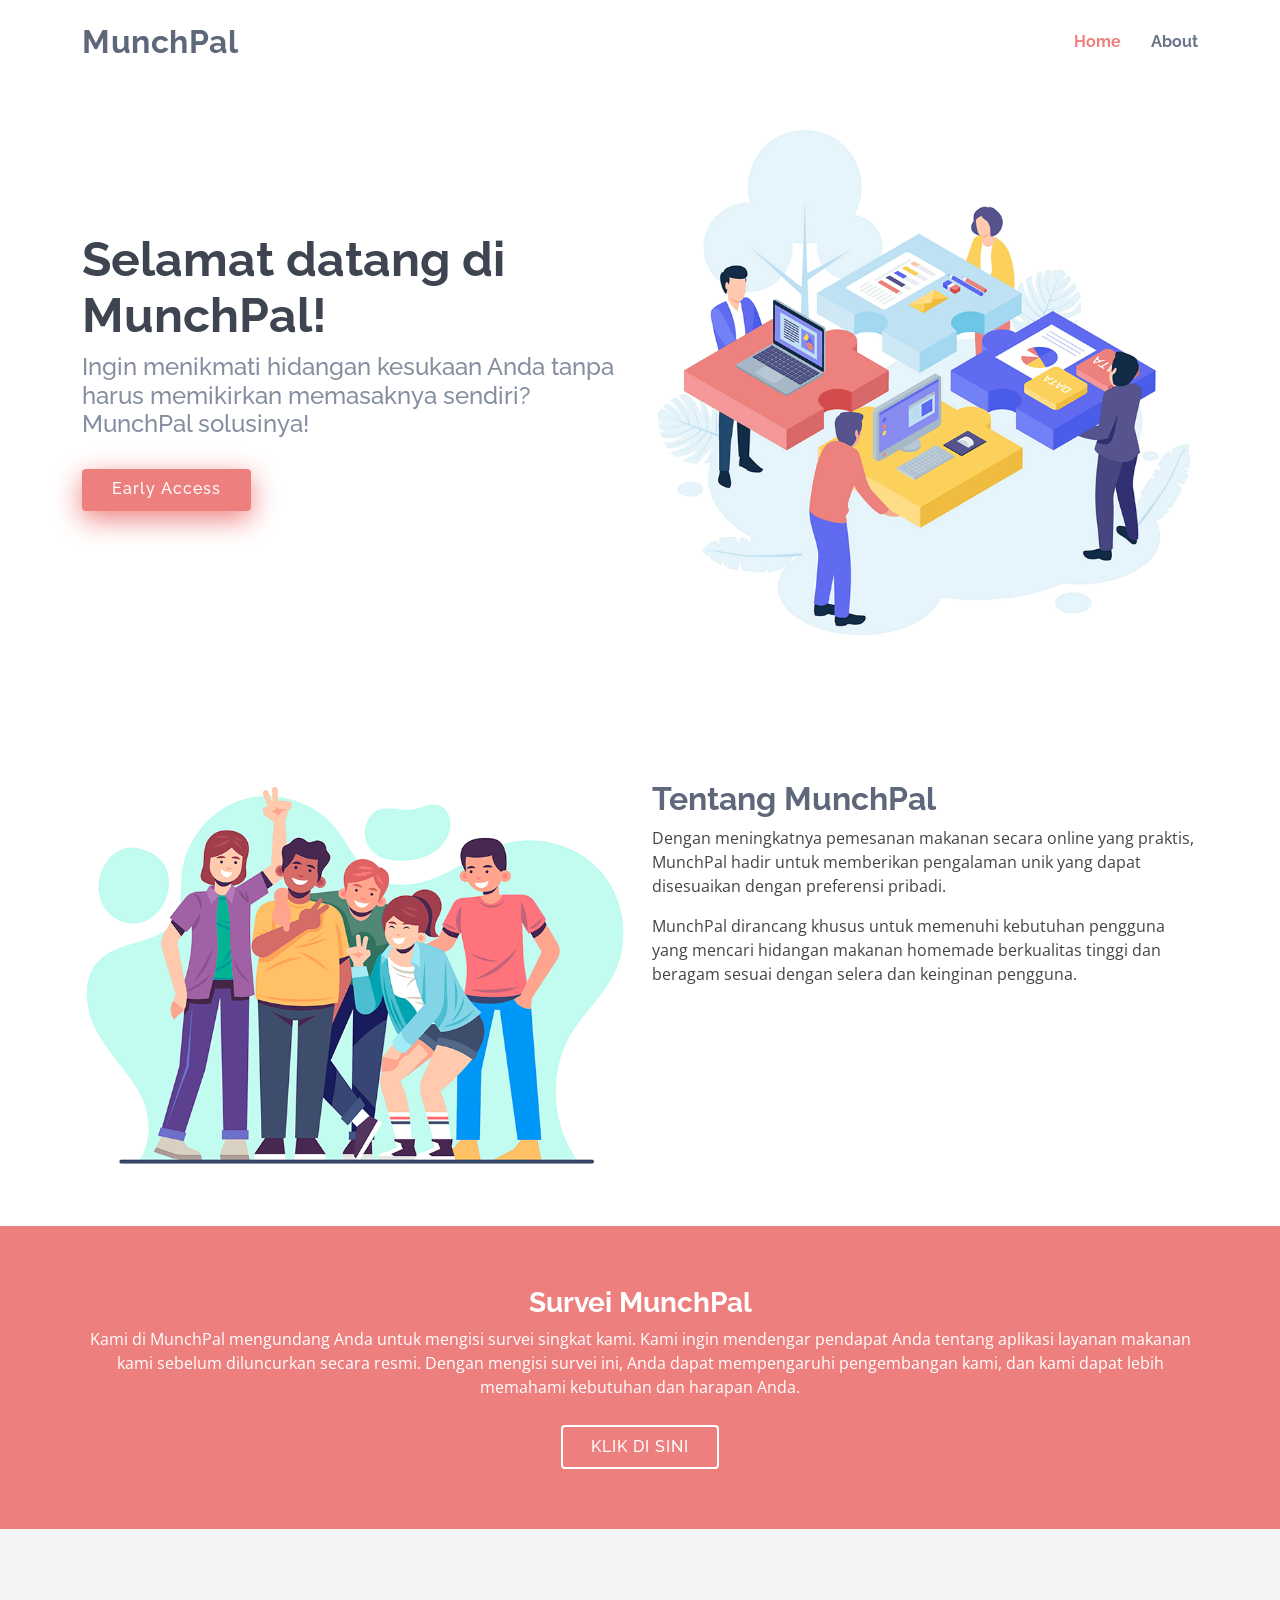
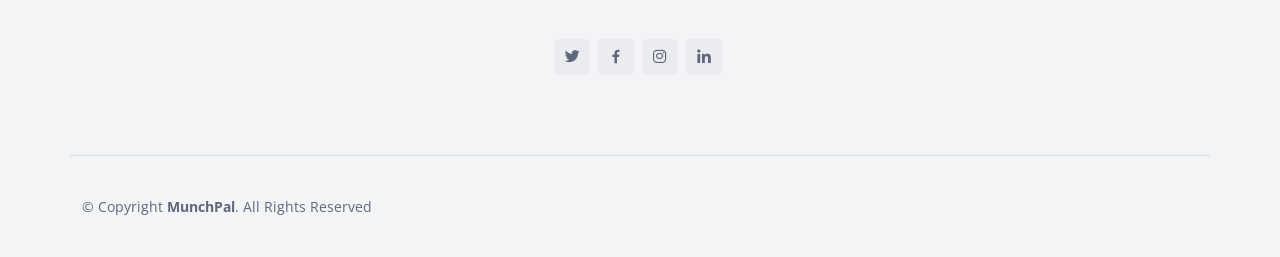
<file: index.html>
<!DOCTYPE html>
<html lang="en">
  <head>
    <meta charset="utf-8" />
    <meta content="width=device-width, initial-scale=1.0" name="viewport" />

    <title>MunchPal</title>
    <meta content="" name="description" />
    <meta content="" name="keywords" />

    <!-- Favicons -->
    <link href="assets/img/favicon.png" rel="icon" />
    <link href="assets/img/apple-touch-icon.png" rel="apple-touch-icon" />

    <!-- Google Fonts -->
    <link
      href="https://fonts.googleapis.com/css?family=Open+Sans:300,300i,400,400i,600,600i,700,700i|Raleway:300,300i,400,400i,500,500i,600,600i,700,700i|Poppins:300,300i,400,400i,500,500i,600,600i,700,700i"
      rel="stylesheet"
    />

    <!-- Vendor CSS Files -->
    <link
      href="assets/vendor/bootstrap/css/bootstrap.min.css"
      rel="stylesheet"
    />
    <link
      href="assets/vendor/bootstrap-icons/bootstrap-icons.css"
      rel="stylesheet"
    />
    <link href="assets/vendor/boxicons/css/boxicons.min.css" rel="stylesheet" />
    <link
      href="assets/vendor/glightbox/css/glightbox.min.css"
      rel="stylesheet"
    />
    <link href="assets/vendor/swiper/swiper-bundle.min.css" rel="stylesheet" />

    <!-- Template Main CSS File -->
    <link href="assets/css/style.css" rel="stylesheet" />

    <!-- =======================================================
  * Template Name: MunchPal
  * Updated: Jul 27 2023 with Bootstrap v5.3.1
  * Template URL: https://bootstrapmade.com/MunchPal-free-simple-bootstrap-template/
  * Author: BootstrapMade.com
  * License: https://bootstrapmade.com/license/
  ======================================================== -->
  </head>

  <body>
    <!-- ======= Header ======= -->
    <header id="header" class="fixed-top">
      <div class="container d-flex align-items-center justify-content-between">
        <h1 class="logo"><a href="index.html">MunchPal</a></h1>
        <!-- Uncomment below if you prefer to use an image logo -->
        <!-- <a href="index.html" class="logo"><img src="assets/img/logo.png" alt="" class="img-fluid"></a>-->

        <nav id="navbar" class="navbar">
          <ul>
            <li><a class="nav-link scrollto active" href="#hero">Home</a></li>
            <li><a class="nav-link scrollto" href="#about">About</a></li>
          </ul>
          <i class="bi bi-list mobile-nav-toggle"></i>
        </nav>
        <!-- .navbar -->
      </div>
    </header>
    <!-- End Header -->

    <!-- ======= Hero Section ======= -->
    <section id="hero" class="d-flex align-items-center">
      <div class="container">
        <div class="row">
          <div
            class="col-lg-6 pt-5 pt-lg-0 order-2 order-lg-1 d-flex flex-column justify-content-center"
          >
            <h1>Selamat datang di MunchPal!</h1>
            <h2>
              Ingin menikmati hidangan kesukaan Anda tanpa harus memikirkan
              memasaknya sendiri? MunchPal solusinya!
            </h2>
            <div class="d-flex">
              <a
                href="https://docs.google.com/forms/d/e/1FAIpQLSepEfSgBQyrTpBWUngxQKv3-8wEVHGk6ywpCFLotyw810HGtA/viewform"
                class="btn-get-started scrollto"
                >Early Access</a
              >
            </div>
          </div>
          <div class="col-lg-6 order-1 order-lg-2 hero-img">
            <img
              src="assets/img/hero-img.png"
              class="img-fluid animated"
              alt=""
            />
          </div>
        </div>
      </div>
    </section>
    <!-- End Hero -->

    <main id="main">
      <!-- ======= About Section ======= -->
      <section id="about" class="about">
        <div class="container">
          <div class="row">
            <div class="col-lg-6">
              <img src="assets/img/about.png" class="img-fluid" alt="" />
            </div>
            <div class="col-lg-6 pt-4 pt-lg-0 content">
              <h3>Tentang MunchPal</h3>

              <p>
                Dengan meningkatnya pemesanan makanan secara online yang
                praktis, MunchPal hadir untuk memberikan pengalaman unik yang
                dapat disesuaikan dengan preferensi pribadi.
              </p>
              <p>
                MunchPal dirancang khusus untuk memenuhi kebutuhan pengguna yang
                mencari hidangan makanan homemade berkualitas tinggi dan beragam
                sesuai dengan selera dan keinginan pengguna.
              </p>
            </div>
          </div>
        </div>
      </section>
      <!-- End About Section -->

      <!-- ======= Cta Section ======= -->
      <section id="cta" class="cta">
        <div class="container">
          <div class="text-center">
            <h3>Survei MunchPal</h3>
            <p>
              Kami di MunchPal mengundang Anda untuk mengisi survei singkat
              kami. Kami ingin mendengar pendapat Anda tentang aplikasi layanan
              makanan kami sebelum diluncurkan secara resmi. Dengan mengisi
              survei ini, Anda dapat mempengaruhi pengembangan kami, dan kami
              dapat lebih memahami kebutuhan dan harapan Anda.
            </p>
            <a
              class="cta-btn"
              href="https://docs.google.com/forms/d/e/1FAIpQLScGWfoynf5je87ZHLZDFOD66O2wauQVdgwiKIhNumP2t9UhQQ/viewform"
              >Klik di sini</a
            >
          </div>
        </div>
      </section>
      <!-- End Cta Section -->
    </main>
    <!-- End #main -->

    <!-- ======= Footer ======= -->
    <footer id="footer">
      <div class="footer-top">
        <div class="container">
          <div class="social-links">
            <a href="#" class="twitter"><i class="bx bxl-twitter"></i></a>
            <a href="#" class="facebook"><i class="bx bxl-facebook"></i></a>
            <a href="#" class="instagram"><i class="bx bxl-instagram"></i></a>
            <a href="#" class="linkedin"><i class="bx bxl-linkedin"></i></a>
          </div>
        </div>
      </div>

      <div class="container footer-bottom clearfix">
        <div class="copyright">
          &copy; Copyright <strong><span>MunchPal</span></strong
          >. All Rights Reserved
        </div>
        <div class="credits">
          <!-- All the links in the footer should remain intact. -->
          <!-- You can delete the links only if you purchased the pro version. -->
          <!-- Licensing information: https://bootstrapmade.com/license/ -->
          <!-- Purchase the pro version with working PHP/AJAX contact form: https://bootstrapmade.com/MunchPal-free-simple-bootstrap-template/ -->
        </div>
      </div>
    </footer>
    <!-- End Footer -->

    <a
      href="#"
      class="back-to-top d-flex align-items-center justify-content-center"
      ><i class="bi bi-arrow-up-short"></i
    ></a>

    <!-- Vendor JS Files -->
    <script src="assets/vendor/purecounter/purecounter_vanilla.js"></script>
    <script src="assets/vendor/bootstrap/js/bootstrap.bundle.min.js"></script>
    <script src="assets/vendor/glightbox/js/glightbox.min.js"></script>
    <script src="assets/vendor/isotope-layout/isotope.pkgd.min.js"></script>
    <script src="assets/vendor/swiper/swiper-bundle.min.js"></script>
    <script src="assets/vendor/php-email-form/validate.js"></script>

    <!-- Template Main JS File -->
    <script src="assets/js/main.js"></script>
  </body>
</html>
</file>
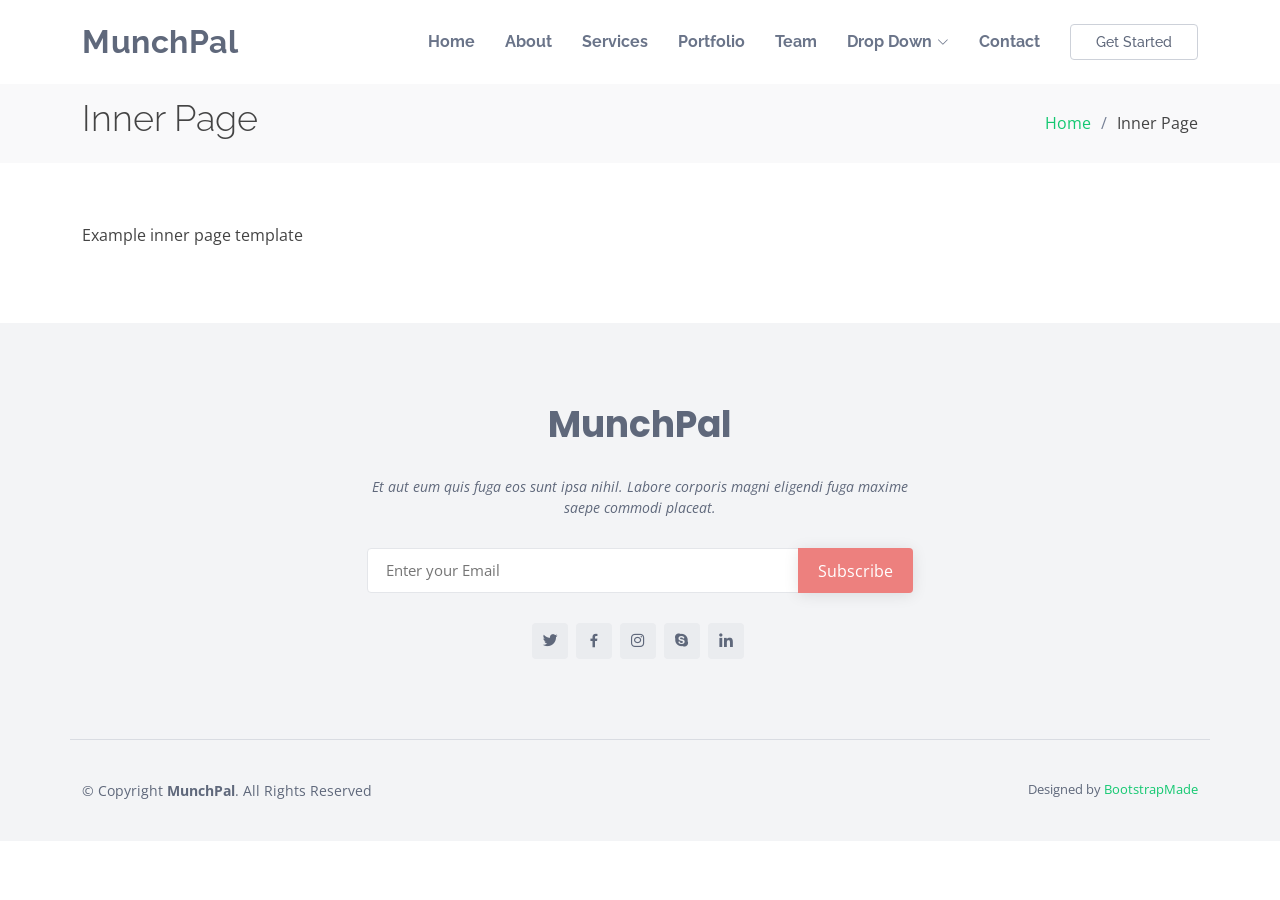
<file: inner-page.html>
<!DOCTYPE html>
<html lang="en">
  <head>
    <meta charset="utf-8" />
    <meta content="width=device-width, initial-scale=1.0" name="viewport" />

    <title>Inner Page - MunchPal</title>
    <meta content="" name="description" />
    <meta content="" name="keywords" />

    <!-- Favicons -->
    <link href="assets/img/favicon.png" rel="icon" />
    <link href="assets/img/apple-touch-icon.png" rel="apple-touch-icon" />

    <!-- Google Fonts -->
    <link
      href="https://fonts.googleapis.com/css?family=Open+Sans:300,300i,400,400i,600,600i,700,700i|Raleway:300,300i,400,400i,500,500i,600,600i,700,700i|Poppins:300,300i,400,400i,500,500i,600,600i,700,700i"
      rel="stylesheet"
    />

    <!-- Vendor CSS Files -->
    <link
      href="assets/vendor/bootstrap/css/bootstrap.min.css"
      rel="stylesheet"
    />
    <link
      href="assets/vendor/bootstrap-icons/bootstrap-icons.css"
      rel="stylesheet"
    />
    <link href="assets/vendor/boxicons/css/boxicons.min.css" rel="stylesheet" />
    <link
      href="assets/vendor/glightbox/css/glightbox.min.css"
      rel="stylesheet"
    />
    <link href="assets/vendor/swiper/swiper-bundle.min.css" rel="stylesheet" />

    <!-- Template Main CSS File -->
    <link href="assets/css/style.css" rel="stylesheet" />

    <!-- =======================================================
  * Template Name: MunchPal
  * Updated: Jul 27 2023 with Bootstrap v5.3.1
  * Template URL: https://bootstrapmade.com/MunchPal-free-simple-bootstrap-template/
  * Author: BootstrapMade.com
  * License: https://bootstrapmade.com/license/
  ======================================================== -->
  </head>

  <body>
    <!-- ======= Header ======= -->
    <header id="header" class="fixed-top">
      <div class="container d-flex align-items-center justify-content-between">
        <h1 class="logo"><a href="index.html">MunchPal</a></h1>
        <!-- Uncomment below if you prefer to use an image logo -->
        <!-- <a href="index.html" class="logo"><img src="assets/img/logo.png" alt="" class="img-fluid"></a>-->

        <nav id="navbar" class="navbar">
          <ul>
            <li><a class="nav-link scrollto" href="#hero">Home</a></li>
            <li><a class="nav-link scrollto" href="#about">About</a></li>
            <li><a class="nav-link scrollto" href="#services">Services</a></li>
            <li>
              <a class="nav-link scrollto" href="#portfolio">Portfolio</a>
            </li>
            <li><a class="nav-link scrollto" href="#team">Team</a></li>
            <li class="dropdown">
              <a href="#"
                ><span>Drop Down</span> <i class="bi bi-chevron-down"></i
              ></a>
              <ul>
                <li><a href="#">Drop Down 1</a></li>
                <li class="dropdown">
                  <a href="#"
                    ><span>Deep Drop Down</span>
                    <i class="bi bi-chevron-right"></i
                  ></a>
                  <ul>
                    <li><a href="#">Deep Drop Down 1</a></li>
                    <li><a href="#">Deep Drop Down 2</a></li>
                    <li><a href="#">Deep Drop Down 3</a></li>
                    <li><a href="#">Deep Drop Down 4</a></li>
                    <li><a href="#">Deep Drop Down 5</a></li>
                  </ul>
                </li>
                <li><a href="#">Drop Down 2</a></li>
                <li><a href="#">Drop Down 3</a></li>
                <li><a href="#">Drop Down 4</a></li>
              </ul>
            </li>
            <li><a class="nav-link scrollto" href="#contact">Contact</a></li>
            <li>
              <a class="getstarted scrollto" href="#about">Get Started</a>
            </li>
          </ul>
          <i class="bi bi-list mobile-nav-toggle"></i>
        </nav>
        <!-- .navbar -->
      </div>
    </header>
    <!-- End Header -->

    <main id="main">
      <!-- ======= Breadcrumbs ======= -->
      <section class="breadcrumbs">
        <div class="container">
          <div class="d-flex justify-content-between align-items-center">
            <h2>Inner Page</h2>
            <ol>
              <li><a href="index.html">Home</a></li>
              <li>Inner Page</li>
            </ol>
          </div>
        </div>
      </section>
      <!-- End Breadcrumbs -->

      <section class="inner-page">
        <div class="container">
          <p>Example inner page template</p>
        </div>
      </section>
    </main>
    <!-- End #main -->

    <!-- ======= Footer ======= -->
    <footer id="footer">
      <div class="footer-top">
        <div class="container">
          <div class="row justify-content-center">
            <div class="col-lg-6">
              <h3>MunchPal</h3>
              <p>
                Et aut eum quis fuga eos sunt ipsa nihil. Labore corporis magni
                eligendi fuga maxime saepe commodi placeat.
              </p>
            </div>
          </div>

          <div class="row footer-newsletter justify-content-center">
            <div class="col-lg-6">
              <form action="" method="post">
                <input
                  type="email"
                  name="email"
                  placeholder="Enter your Email"
                /><input type="submit" value="Subscribe" />
              </form>
            </div>
          </div>

          <div class="social-links">
            <a href="#" class="twitter"><i class="bx bxl-twitter"></i></a>
            <a href="#" class="facebook"><i class="bx bxl-facebook"></i></a>
            <a href="#" class="instagram"><i class="bx bxl-instagram"></i></a>
            <a href="#" class="google-plus"><i class="bx bxl-skype"></i></a>
            <a href="#" class="linkedin"><i class="bx bxl-linkedin"></i></a>
          </div>
        </div>
      </div>

      <div class="container footer-bottom clearfix">
        <div class="copyright">
          &copy; Copyright <strong><span>MunchPal</span></strong
          >. All Rights Reserved
        </div>
        <div class="credits">
          <!-- All the links in the footer should remain intact. -->
          <!-- You can delete the links only if you purchased the pro version. -->
          <!-- Licensing information: https://bootstrapmade.com/license/ -->
          <!-- Purchase the pro version with working PHP/AJAX contact form: https://bootstrapmade.com/MunchPal-free-simple-bootstrap-template/ -->
          Designed by <a href="https://bootstrapmade.com/">BootstrapMade</a>
        </div>
      </div>
    </footer>
    <!-- End Footer -->

    <a
      href="#"
      class="back-to-top d-flex align-items-center justify-content-center"
      ><i class="bi bi-arrow-up-short"></i
    ></a>

    <!-- Vendor JS Files -->
    <script src="assets/vendor/purecounter/purecounter_vanilla.js"></script>
    <script src="assets/vendor/bootstrap/js/bootstrap.bundle.min.js"></script>
    <script src="assets/vendor/glightbox/js/glightbox.min.js"></script>
    <script src="assets/vendor/isotope-layout/isotope.pkgd.min.js"></script>
    <script src="assets/vendor/swiper/swiper-bundle.min.js"></script>
    <script src="assets/vendor/php-email-form/validate.js"></script>

    <!-- Template Main JS File -->
    <script src="assets/js/main.js"></script>
  </body>
</html>
</file>
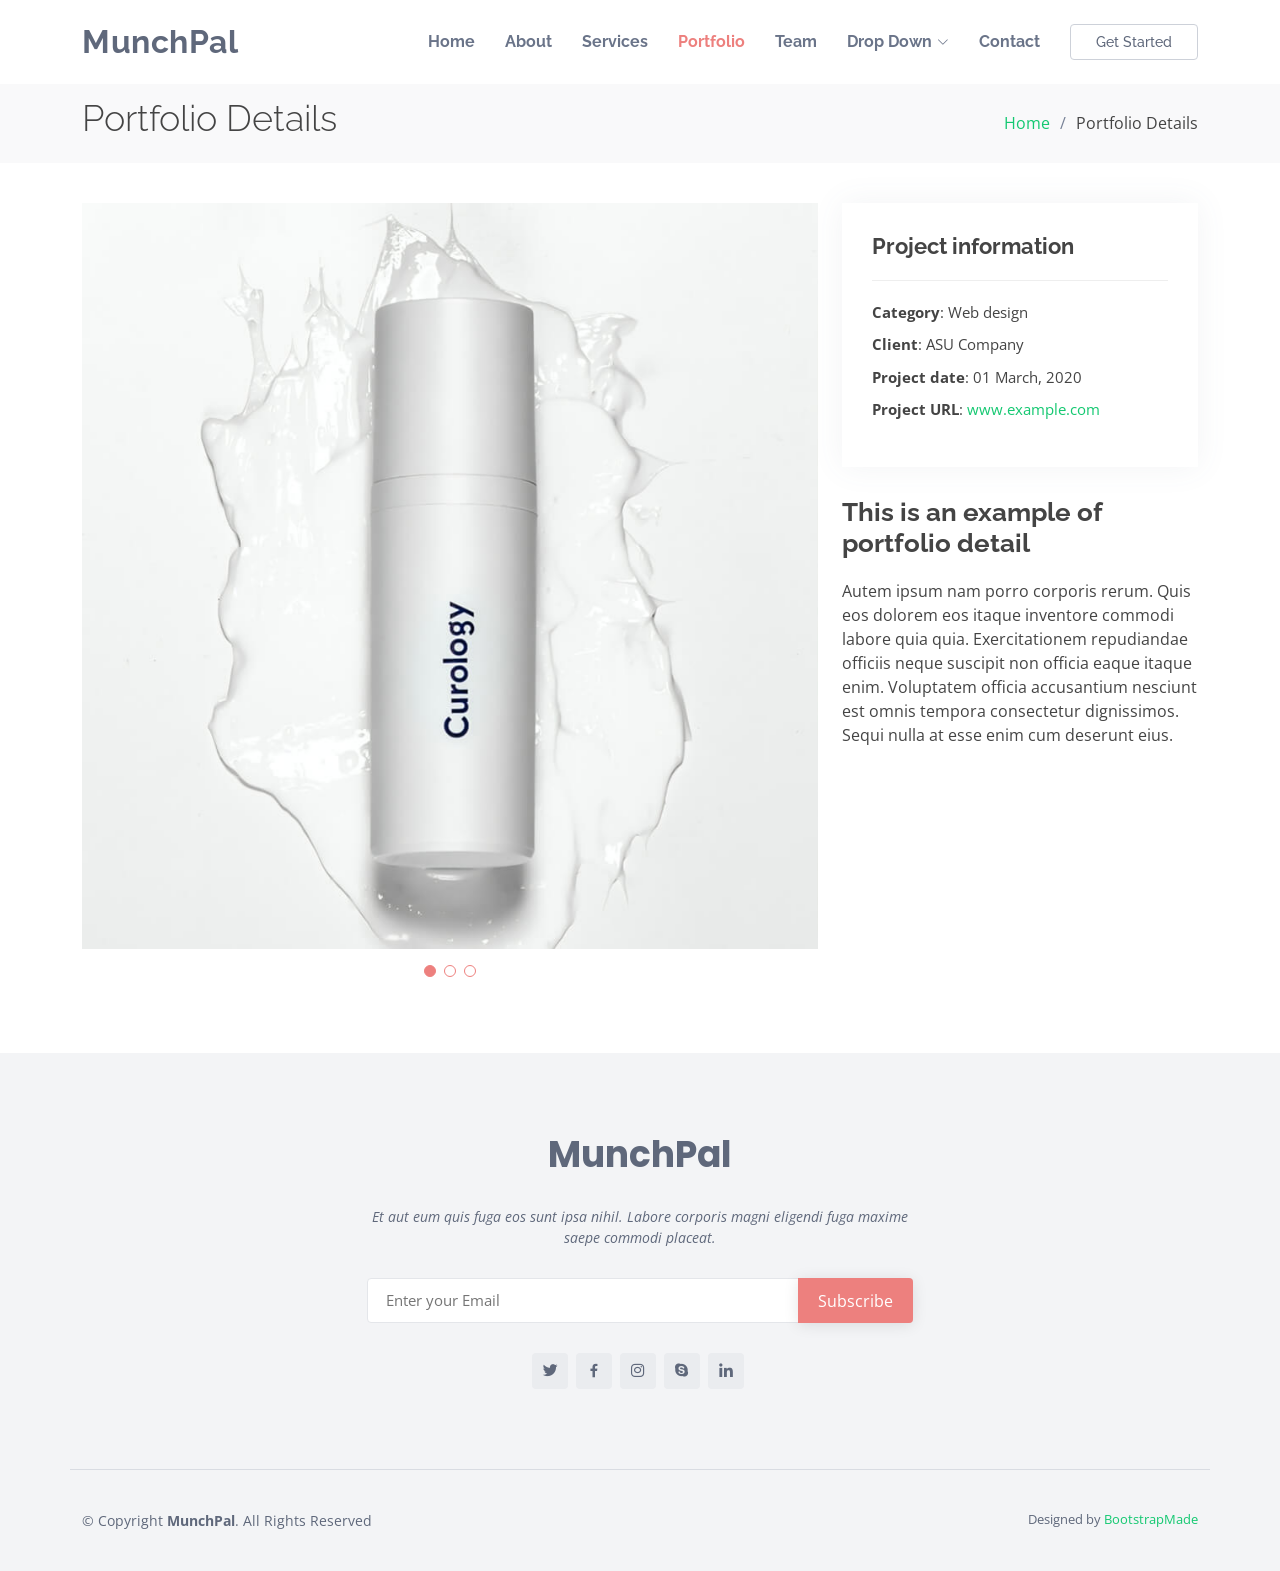
<file: portfolio-details.html>
<!DOCTYPE html>
<html lang="en">
  <head>
    <meta charset="utf-8" />
    <meta content="width=device-width, initial-scale=1.0" name="viewport" />

    <title>MunchPal</title>
    <meta content="" name="description" />
    <meta content="" name="keywords" />

    <!-- Favicons -->
    <link href="assets/img/favicon.png" rel="icon" />
    <link href="assets/img/apple-touch-icon.png" rel="apple-touch-icon" />

    <!-- Google Fonts -->
    <link
      href="https://fonts.googleapis.com/css?family=Open+Sans:300,300i,400,400i,600,600i,700,700i|Raleway:300,300i,400,400i,500,500i,600,600i,700,700i|Poppins:300,300i,400,400i,500,500i,600,600i,700,700i"
      rel="stylesheet"
    />

    <!-- Vendor CSS Files -->
    <link
      href="assets/vendor/bootstrap/css/bootstrap.min.css"
      rel="stylesheet"
    />
    <link
      href="assets/vendor/bootstrap-icons/bootstrap-icons.css"
      rel="stylesheet"
    />
    <link href="assets/vendor/boxicons/css/boxicons.min.css" rel="stylesheet" />
    <link
      href="assets/vendor/glightbox/css/glightbox.min.css"
      rel="stylesheet"
    />
    <link href="assets/vendor/swiper/swiper-bundle.min.css" rel="stylesheet" />

    <!-- Template Main CSS File -->
    <link href="assets/css/style.css" rel="stylesheet" />

    <!-- =======================================================
  * Template Name: MunchPal
  * Updated: Jul 27 2023 with Bootstrap v5.3.1
  * Template URL: https://bootstrapmade.com/MunchPal-free-simple-bootstrap-template/
  * Author: BootstrapMade.com
  * License: https://bootstrapmade.com/license/
  ======================================================== -->
  </head>

  <body>
    <!-- ======= Header ======= -->
    <header id="header" class="fixed-top">
      <div class="container d-flex align-items-center justify-content-between">
        <h1 class="logo"><a href="index.html">MunchPal</a></h1>
        <!-- Uncomment below if you prefer to use an image logo -->
        <!-- <a href="index.html" class="logo"><img src="assets/img/logo.png" alt="" class="img-fluid"></a>-->

        <nav id="navbar" class="navbar">
          <ul>
            <li><a class="nav-link scrollto" href="#hero">Home</a></li>
            <li><a class="nav-link scrollto" href="#about">About</a></li>
            <li><a class="nav-link scrollto" href="#services">Services</a></li>
            <li>
              <a class="nav-link scrollto active" href="#portfolio"
                >Portfolio</a
              >
            </li>
            <li><a class="nav-link scrollto" href="#team">Team</a></li>
            <li class="dropdown">
              <a href="#"
                ><span>Drop Down</span> <i class="bi bi-chevron-down"></i
              ></a>
              <ul>
                <li><a href="#">Drop Down 1</a></li>
                <li class="dropdown">
                  <a href="#"
                    ><span>Deep Drop Down</span>
                    <i class="bi bi-chevron-right"></i
                  ></a>
                  <ul>
                    <li><a href="#">Deep Drop Down 1</a></li>
                    <li><a href="#">Deep Drop Down 2</a></li>
                    <li><a href="#">Deep Drop Down 3</a></li>
                    <li><a href="#">Deep Drop Down 4</a></li>
                    <li><a href="#">Deep Drop Down 5</a></li>
                  </ul>
                </li>
                <li><a href="#">Drop Down 2</a></li>
                <li><a href="#">Drop Down 3</a></li>
                <li><a href="#">Drop Down 4</a></li>
              </ul>
            </li>
            <li><a class="nav-link scrollto" href="#contact">Contact</a></li>
            <li>
              <a class="getstarted scrollto" href="#about">Get Started</a>
            </li>
          </ul>
          <i class="bi bi-list mobile-nav-toggle"></i>
        </nav>
        <!-- .navbar -->
      </div>
    </header>
    <!-- End Header -->

    <main id="main">
      <!-- ======= Breadcrumbs ======= -->
      <section id="breadcrumbs" class="breadcrumbs">
        <div class="container">
          <div class="d-flex justify-content-between align-items-center">
            <h2>Portfolio Details</h2>
            <ol>
              <li><a href="index.html">Home</a></li>
              <li>Portfolio Details</li>
            </ol>
          </div>
        </div>
      </section>
      <!-- End Breadcrumbs -->

      <!-- ======= Portfolio Details Section ======= -->
      <section id="portfolio-details" class="portfolio-details">
        <div class="container">
          <div class="row gy-4">
            <div class="col-lg-8">
              <div class="portfolio-details-slider swiper">
                <div class="swiper-wrapper align-items-center">
                  <div class="swiper-slide">
                    <img src="assets/img/portfolio/portfolio-1.jpg" alt="" />
                  </div>

                  <div class="swiper-slide">
                    <img src="assets/img/portfolio/portfolio-2.jpg" alt="" />
                  </div>

                  <div class="swiper-slide">
                    <img src="assets/img/portfolio/portfolio-3.jpg" alt="" />
                  </div>
                </div>
                <div class="swiper-pagination"></div>
              </div>
            </div>

            <div class="col-lg-4">
              <div class="portfolio-info">
                <h3>Project information</h3>
                <ul>
                  <li><strong>Category</strong>: Web design</li>
                  <li><strong>Client</strong>: ASU Company</li>
                  <li><strong>Project date</strong>: 01 March, 2020</li>
                  <li>
                    <strong>Project URL</strong>:
                    <a href="#">www.example.com</a>
                  </li>
                </ul>
              </div>
              <div class="portfolio-description">
                <h2>This is an example of portfolio detail</h2>
                <p>
                  Autem ipsum nam porro corporis rerum. Quis eos dolorem eos
                  itaque inventore commodi labore quia quia. Exercitationem
                  repudiandae officiis neque suscipit non officia eaque itaque
                  enim. Voluptatem officia accusantium nesciunt est omnis
                  tempora consectetur dignissimos. Sequi nulla at esse enim cum
                  deserunt eius.
                </p>
              </div>
            </div>
          </div>
        </div>
      </section>
      <!-- End Portfolio Details Section -->
    </main>
    <!-- End #main -->

    <!-- ======= Footer ======= -->
    <footer id="footer">
      <div class="footer-top">
        <div class="container">
          <div class="row justify-content-center">
            <div class="col-lg-6">
              <h3>MunchPal</h3>
              <p>
                Et aut eum quis fuga eos sunt ipsa nihil. Labore corporis magni
                eligendi fuga maxime saepe commodi placeat.
              </p>
            </div>
          </div>

          <div class="row footer-newsletter justify-content-center">
            <div class="col-lg-6">
              <form action="" method="post">
                <input
                  type="email"
                  name="email"
                  placeholder="Enter your Email"
                /><input type="submit" value="Subscribe" />
              </form>
            </div>
          </div>

          <div class="social-links">
            <a href="#" class="twitter"><i class="bx bxl-twitter"></i></a>
            <a href="#" class="facebook"><i class="bx bxl-facebook"></i></a>
            <a href="#" class="instagram"><i class="bx bxl-instagram"></i></a>
            <a href="#" class="google-plus"><i class="bx bxl-skype"></i></a>
            <a href="#" class="linkedin"><i class="bx bxl-linkedin"></i></a>
          </div>
        </div>
      </div>

      <div class="container footer-bottom clearfix">
        <div class="copyright">
          &copy; Copyright <strong><span>MunchPal</span></strong
          >. All Rights Reserved
        </div>
        <div class="credits">
          <!-- All the links in the footer should remain intact. -->
          <!-- You can delete the links only if you purchased the pro version. -->
          <!-- Licensing information: https://bootstrapmade.com/license/ -->
          <!-- Purchase the pro version with working PHP/AJAX contact form: https://bootstrapmade.com/MunchPal-free-simple-bootstrap-template/ -->
          Designed by <a href="https://bootstrapmade.com/">BootstrapMade</a>
        </div>
      </div>
    </footer>
    <!-- End Footer -->

    <a
      href="#"
      class="back-to-top d-flex align-items-center justify-content-center"
      ><i class="bi bi-arrow-up-short"></i
    ></a>

    <!-- Vendor JS Files -->
    <script src="assets/vendor/purecounter/purecounter_vanilla.js"></script>
    <script src="assets/vendor/bootstrap/js/bootstrap.bundle.min.js"></script>
    <script src="assets/vendor/glightbox/js/glightbox.min.js"></script>
    <script src="assets/vendor/isotope-layout/isotope.pkgd.min.js"></script>
    <script src="assets/vendor/swiper/swiper-bundle.min.js"></script>
    <script src="assets/vendor/php-email-form/validate.js"></script>

    <!-- Template Main JS File -->
    <script src="assets/js/main.js"></script>
  </body>
</html>
</file>
<file: assets/css/style.css>
/**
* Template Name: MunchPal
* Updated: Jul 27 2023 with Bootstrap v5.3.1
* Template URL: https://bootstrapmade.com/MunchPal-free-simple-bootstrap-template/
* Author: BootstrapMade.com
* License: https://bootstrapmade.com/license/
*/

/*--------------------------------------------------------------
# General
--------------------------------------------------------------*/
body {
  font-family: "Open Sans", sans-serif;
  color: #444444;
}

a {
  color: #14c871;
  text-decoration: none;
}

a:hover {
  color: #ed807e;
  text-decoration: none;
}

h1,
h2,
h3,
h4,
h5,
h6 {
  font-family: "Raleway", sans-serif;
}

/*--------------------------------------------------------------
# Back to top button
--------------------------------------------------------------*/
.back-to-top {
  position: fixed;
  visibility: hidden;
  opacity: 0;
  right: 15px;
  bottom: 15px;
  z-index: 996;
  background: #ed807e;
  width: 40px;
  height: 40px;
  border-radius: 4px;
  transition: all 0.4s;
}

.back-to-top i {
  font-size: 24px;
  color: #fff;
  line-height: 0;
}

.back-to-top:hover {
  background: #33eb92;
  color: #fff;
}

.back-to-top.active {
  visibility: visible;
  opacity: 1;
}

/*--------------------------------------------------------------
# Header
--------------------------------------------------------------*/
#header {
  background: #fff;
  transition: all 0.5s;
  z-index: 997;
  padding: 20px 0;
}

#header.header-scrolled {
  box-shadow: 0px 2px 15px rgba(0, 0, 0, 0.1);
  padding: 12px 0;
}

#header .logo {
  font-size: 32px;
  margin: 0;
  padding: 0;
  line-height: 1;
  font-weight: 700;
  letter-spacing: 0.5px;
}

#header .logo a {
  color: #5f687b;
}

#header .logo img {
  max-height: 40px;
}

@media (max-width: 991px) {
  #header {
    padding: 12px 0;
  }
}

/*--------------------------------------------------------------
# Navigation Menu
--------------------------------------------------------------*/
/**
* Desktop Navigation 
*/
.navbar {
  padding: 0;
}

.navbar ul {
  margin: 0;
  padding: 0;
  display: flex;
  list-style: none;
  align-items: center;
}

.navbar li {
  position: relative;
}

.navbar a,
.navbar a:focus {
  display: flex;
  align-items: center;
  justify-content: space-between;
  padding: 10px 0 10px 30px;
  font-family: "Raleway", sans-serif;
  font-size: 16px;
  font-weight: 700;
  color: #6a7489;
  white-space: nowrap;
  transition: 0.3s;
}

.navbar a i,
.navbar a:focus i {
  font-size: 12px;
  line-height: 0;
  margin-left: 5px;
}

.navbar a:hover,
.navbar .active,
.navbar .active:focus,
.navbar li:hover > a {
  color: #ed807e;
}

.navbar .getstarted,
.navbar .getstarted:focus {
  padding: 10px 25px;
  margin-left: 30px;
  border-radius: 4px;
  line-height: 1;
  color: #5f687b;
  font-size: 14px;
  font-weight: 500;
  border: 1px solid #cdd1d9;
}

.navbar .getstarted:hover,
.navbar .getstarted:focus:hover {
  background: #ed807e;
  color: #fff;
  border-color: #ed807e;
}

.navbar .dropdown ul {
  display: block;
  position: absolute;
  left: 14px;
  top: calc(100% + 30px);
  margin: 0;
  padding: 10px 0;
  z-index: 99;
  opacity: 0;
  visibility: hidden;
  background: #fff;
  box-shadow: 0px 0px 30px rgba(127, 137, 161, 0.25);
  transition: 0.3s;
  border-radius: 4px;
}

.navbar .dropdown ul li {
  min-width: 200px;
}

.navbar .dropdown ul a {
  padding: 10px 20px;
  font-size: 15px;
  text-transform: none;
  font-weight: 600;
}

.navbar .dropdown ul a i {
  font-size: 12px;
}

.navbar .dropdown ul a:hover,
.navbar .dropdown ul .active:hover,
.navbar .dropdown ul li:hover > a {
  color: #ed807e;
}

.navbar .dropdown:hover > ul {
  opacity: 1;
  top: 100%;
  visibility: visible;
}

.navbar .dropdown .dropdown ul {
  top: 0;
  left: calc(100% - 30px);
  visibility: hidden;
}

.navbar .dropdown .dropdown:hover > ul {
  opacity: 1;
  top: 0;
  left: 100%;
  visibility: visible;
}

@media (max-width: 1366px) {
  .navbar .dropdown .dropdown ul {
    left: -90%;
  }

  .navbar .dropdown .dropdown:hover > ul {
    left: -100%;
  }
}

/**
* Mobile Navigation 
*/
.mobile-nav-toggle {
  color: #5f687b;
  font-size: 28px;
  cursor: pointer;
  display: none;
  line-height: 0;
  transition: 0.5s;
}

.mobile-nav-toggle.bi-x {
  color: #fff;
}

@media (max-width: 991px) {
  .mobile-nav-toggle {
    display: block;
  }

  .navbar ul {
    display: none;
  }
}

.navbar-mobile {
  position: fixed;
  overflow: hidden;
  top: 0;
  right: 0;
  left: 0;
  bottom: 0;
  background: rgba(73, 80, 94, 0.9);
  transition: 0.3s;
  z-index: 999;
}

.navbar-mobile .mobile-nav-toggle {
  position: absolute;
  top: 15px;
  right: 15px;
}

.navbar-mobile ul {
  display: block;
  position: absolute;
  top: 55px;
  right: 15px;
  bottom: 15px;
  left: 15px;
  padding: 10px 0;
  border-radius: 10px;
  background-color: #fff;
  overflow-y: auto;
  transition: 0.3s;
}

.navbar-mobile a,
.navbar-mobile a:focus {
  padding: 10px 20px;
  font-size: 15px;
  color: #5f687b;
}

.navbar-mobile a:hover,
.navbar-mobile .active,
.navbar-mobile li:hover > a {
  color: #ed807e;
}

.navbar-mobile .getstarted,
.navbar-mobile .getstarted:focus {
  margin: 15px;
  padding: 10px 15px;
}

.navbar-mobile .dropdown ul {
  position: static;
  display: none;
  margin: 10px 20px;
  padding: 10px 0;
  z-index: 99;
  opacity: 1;
  visibility: visible;
  background: #fff;
  box-shadow: 0px 0px 30px rgba(127, 137, 161, 0.25);
}

.navbar-mobile .dropdown ul li {
  min-width: 200px;
}

.navbar-mobile .dropdown ul a {
  padding: 10px 20px;
}

.navbar-mobile .dropdown ul a i {
  font-size: 12px;
}

.navbar-mobile .dropdown ul a:hover,
.navbar-mobile .dropdown ul .active:hover,
.navbar-mobile .dropdown ul li:hover > a {
  color: #ed807e;
}

.navbar-mobile .dropdown > .dropdown-active {
  display: block;
}

/*--------------------------------------------------------------
# Hero Section
--------------------------------------------------------------*/
#hero {
  width: 100%;
  height: 80vh;
  background: #fff;
  padding-top: 82px;
}

#hero h1 {
  margin: 0;
  font-size: 48px;
  font-weight: 700;
  line-height: 56px;
  color: #3e4450;
}

#hero h2 {
  color: #858ea1;
  margin: 10px 0 30px 0;
  font-size: 24px;
}

#hero .btn-get-started {
  font-family: "Raleway", sans-serif;
  font-weight: 500;
  font-size: 16px;
  letter-spacing: 1px;
  display: inline-block;
  padding: 8px 30px 10px 30px;
  border-radius: 4px;
  transition: 0.5s;
  color: #fff;
  background: #ed807e;
  box-shadow: 0 8px 28px #ed807e;
}

#hero .btn-get-started:hover {
  box-shadow: 0 8px 28px #ed807e;
}

#hero .btn-watch-video {
  font-size: 16px;
  display: inline-block;
  transition: 0.5s;
  margin-left: 25px;
  color: #5f687b;
  display: inline-flex;
  align-items: center;
  justify-content: center;
}

#hero .btn-watch-video i {
  color: #949cac;
  font-size: 32px;
  line-height: 0;
  margin-right: 8px;
}

#hero .btn-watch-video:hover i {
  color: #ed807e;
}

#hero .animated {
  animation: up-down 2s ease-in-out infinite alternate-reverse both;
}

@media (max-width: 991px) {
  #hero {
    height: 100vh;
  }

  #hero .animated {
    animation: none;
  }

  #hero .hero-img {
    text-align: center;
  }

  #hero .hero-img img {
    width: 50%;
  }
}

@media (max-width: 768px) {
  #hero {
    height: auto;
  }

  #hero h1 {
    font-size: 28px;
    line-height: 36px;
  }

  #hero h2 {
    font-size: 18px;
    line-height: 24px;
    margin-bottom: 30px;
  }

  #hero .hero-img img {
    width: 70%;
  }
}

@media (max-width: 575px) {
  #hero .hero-img img {
    width: 80%;
  }
}

@keyframes up-down {
  0% {
    transform: translateY(10px);
  }

  100% {
    transform: translateY(-10px);
  }
}

/*--------------------------------------------------------------
# Sections General
--------------------------------------------------------------*/
section {
  padding: 60px 0;
  overflow: hidden;
}

.section-bg {
  background-color: #f9f9fa;
}

.section-title {
  text-align: center;
  padding: 30px 0;
  position: relative;
}

.section-title h2 {
  font-size: 32px;
  font-weight: 700;
  text-transform: uppercase;
  margin-bottom: 20px;
  padding-bottom: 0;
  color: #5f687b;
  position: relative;
  z-index: 2;
}

.section-title span {
  position: absolute;
  top: 30px;
  color: #f0f1f3;
  left: 0;
  right: 0;
  z-index: 1;
  font-weight: 700;
  font-size: 52px;
  text-transform: uppercase;
  line-height: 0;
}

.section-title p {
  margin-bottom: 0;
  position: relative;
  z-index: 2;
}

@media (max-width: 575px) {
  .section-title h2 {
    font-size: 28px;
    margin-bottom: 15px;
  }

  .section-title span {
    font-size: 38px;
  }
}

/*--------------------------------------------------------------
# Featured Services
--------------------------------------------------------------*/
.featured-services {
  padding: 0;
}

.featured-services .icon-box {
  padding: 20px;
  color: #5f687b;
  background: #f9f9fa;
  border-radius: 4px;
  border: 1px solid #f9f9fa;
  transition: 0.3s;
  height: 100%;
}

.featured-services .icon {
  margin: 0 0 15px 0;
}

.featured-services .icon i {
  color: #ed807e;
  font-size: 36px;
}

.featured-services .title {
  font-weight: 600;
  margin-bottom: 15px;
  font-size: 18px;
}

.featured-services .title a {
  color: #5f687b;
  transition: 0.3s;
}

.featured-services .icon-box:hover {
  border-color: #eaecef;
}

.featured-services .icon-box:hover .title a {
  color: #ed807e;
}

.featured-services .description {
  line-height: 24px;
  font-size: 14px;
}

/*--------------------------------------------------------------
# About
--------------------------------------------------------------*/
.about .content h3 {
  font-weight: 700;
  font-size: 32px;
  color: #5f687b;
}

.about .content ul {
  list-style: none;
  padding: 0;
}

.about .content ul li {
  padding-bottom: 10px;
}

.about .content ul i {
  font-size: 20px;
  padding-right: 4px;
  color: #ed807e;
}

.about .content p:last-child {
  margin-bottom: 0;
}

/*--------------------------------------------------------------
# Counts
--------------------------------------------------------------*/
.counts {
  padding-top: 0;
}

.counts .counters span {
  font-size: 48px;
  display: block;
  color: #ed807e;
  font-weight: 700;
}

.counts .counters p {
  padding: 0;
  margin: 0 0 20px 0;
  font-family: "Raleway", sans-serif;
  font-size: 14px;
  font-weight: 600;
}

/*--------------------------------------------------------------
# Services
--------------------------------------------------------------*/
.services .icon-box {
  text-align: center;
  border: 1px solid #fff;
  padding: 80px 20px;
  transition: all ease-in-out 0.3s;
  background: #fff;
}

.services .icon-box .icon {
  margin: 0 auto;
  display: flex;
  align-items: center;
  justify-content: center;
  margin-bottom: 20px;
  transition: ease-in-out 0.3s;
}

.services .icon-box .icon i {
  color: #ed807e;
  font-size: 36px;
  transition: 0.3s;
}

.services .icon-box h4 {
  font-weight: 700;
  margin-bottom: 15px;
  font-size: 24px;
}

.services .icon-box h4 a {
  color: #5f687b;
  transition: ease-in-out 0.3s;
}

.services .icon-box p {
  line-height: 24px;
  font-size: 14px;
  margin-bottom: 0;
}

.services .icon-box:hover {
  border-color: #eaecef;
}

.services .icon-box:hover h4 a {
  color: #ed807e;
}

/*--------------------------------------------------------------
# Portfolio
--------------------------------------------------------------*/
.portfolio #portfolio-flters {
  padding: 0;
  margin: 0 auto 25px auto;
  list-style: none;
  text-align: center;
  border-radius: 50px;
}

.portfolio #portfolio-flters li {
  cursor: pointer;
  display: inline-block;
  padding: 10px 15px;
  font-size: 14px;
  font-weight: 600;
  line-height: 1;
  text-transform: uppercase;
  color: #444444;
  transition: all 0.3s ease-in-out;
}

.portfolio #portfolio-flters li:hover,
.portfolio #portfolio-flters li.filter-active {
  color: #ed807e;
}

.portfolio #portfolio-flters li:last-child {
  margin-right: 0;
}

.portfolio .portfolio-item {
  margin-bottom: 30px;
}

.portfolio .portfolio-item .portfolio-info {
  opacity: 0;
  position: absolute;
  left: 30px;
  right: 30px;
  bottom: 0;
  z-index: 3;
  transition: all ease-in-out 0.3s;
  background: rgba(255, 255, 255, 0.9);
  padding: 15px;
}

.portfolio .portfolio-item .portfolio-info h4 {
  font-size: 18px;
  color: #fff;
  font-weight: 600;
  color: #5f687b;
}

.portfolio .portfolio-item .portfolio-info p {
  color: #949cac;
  font-size: 14px;
  margin-bottom: 0;
}

.portfolio .portfolio-item .portfolio-info .preview-link,
.portfolio .portfolio-item .portfolio-info .details-link {
  position: absolute;
  right: 40px;
  font-size: 24px;
  top: calc(50% - 18px);
  color: #ed807e;
  transition: 0.3s;
}

.portfolio .portfolio-item .portfolio-info .preview-link:hover,
.portfolio .portfolio-item .portfolio-info .details-link:hover {
  color: #ed807e;
}

.portfolio .portfolio-item .portfolio-info .details-link {
  right: 10px;
}

.portfolio .portfolio-item:hover .portfolio-info {
  opacity: 1;
  bottom: 20px;
}

/*--------------------------------------------------------------
# Portfolio Details
--------------------------------------------------------------*/
.portfolio-details {
  padding-top: 40px;
}

.portfolio-details .portfolio-details-slider img {
  width: 100%;
}

.portfolio-details .portfolio-details-slider .swiper-pagination {
  margin-top: 20px;
  position: relative;
}

.portfolio-details
  .portfolio-details-slider
  .swiper-pagination
  .swiper-pagination-bullet {
  width: 12px;
  height: 12px;
  background-color: #fff;
  opacity: 1;
  border: 1px solid #ed807e;
}

.portfolio-details
  .portfolio-details-slider
  .swiper-pagination
  .swiper-pagination-bullet-active {
  background-color: #ed807e;
}

.portfolio-details .portfolio-info {
  padding: 30px;
  box-shadow: 0px 0 30px rgba(95, 104, 123, 0.08);
}

.portfolio-details .portfolio-info h3 {
  font-size: 22px;
  font-weight: 700;
  margin-bottom: 20px;
  padding-bottom: 20px;
  border-bottom: 1px solid #eee;
}

.portfolio-details .portfolio-info ul {
  list-style: none;
  padding: 0;
  font-size: 15px;
}

.portfolio-details .portfolio-info ul li + li {
  margin-top: 10px;
}

.portfolio-details .portfolio-description {
  padding-top: 30px;
}

.portfolio-details .portfolio-description h2 {
  font-size: 26px;
  font-weight: 700;
  margin-bottom: 20px;
}

.portfolio-details .portfolio-description p {
  padding: 0;
}

/*--------------------------------------------------------------
# Testimonials
--------------------------------------------------------------*/
.testimonials .testimonials-carousel,
.testimonials .testimonials-slider {
  overflow: hidden;
}

.testimonials .testimonial-item {
  box-sizing: content-box;
  min-height: 320px;
}

.testimonials .testimonial-item .testimonial-img {
  width: 90px;
  border-radius: 50%;
  margin: -40px 0 0 40px;
  position: relative;
  z-index: 2;
  border: 6px solid #fff;
}

.testimonials .testimonial-item h3 {
  font-size: 18px;
  font-weight: bold;
  margin: 10px 0 5px 45px;
  color: #111;
}

.testimonials .testimonial-item h4 {
  font-size: 14px;
  color: #999;
  margin: 0 0 0 45px;
}

.testimonials .testimonial-item .quote-icon-left,
.testimonials .testimonial-item .quote-icon-right {
  color: #e4e6ea;
  font-size: 26px;
}

.testimonials .testimonial-item .quote-icon-left {
  display: inline-block;
  left: -5px;
  position: relative;
}

.testimonials .testimonial-item .quote-icon-right {
  display: inline-block;
  right: -5px;
  position: relative;
  top: 10px;
}

.testimonials .testimonial-item p {
  font-style: italic;
  margin: 0 15px 0 15px;
  padding: 20px 20px 60px 20px;
  background: white;
  position: relative;
  border-radius: 6px;
  position: relative;
  z-index: 1;
}

.testimonials .swiper-pagination {
  margin-top: 20px;
  position: relative;
}

.testimonials .swiper-pagination .swiper-pagination-bullet {
  width: 12px;
  height: 12px;
  background-color: #fff;
  opacity: 1;
  border: 1px solid #ed807e;
}

.testimonials .swiper-pagination .swiper-pagination-bullet-active {
  background-color: #ed807e;
}

/*--------------------------------------------------------------
# Cta
--------------------------------------------------------------*/
.cta {
  background: #ed807e;
  background-size: cover;
  padding: 60px 0;
}

.cta h3 {
  color: #fff;
  font-size: 28px;
  font-weight: 700;
}

.cta p {
  color: #fff;
}

.cta .cta-btn {
  font-family: "Raleway", sans-serif;
  text-transform: uppercase;
  font-weight: 500;
  font-size: 16px;
  letter-spacing: 1px;
  display: inline-block;
  padding: 8px 28px;
  border-radius: 4px;
  transition: 0.5s;
  margin-top: 10px;
  border: 2px solid #fff;
  color: #fff;
}

.cta .cta-btn:hover {
  background: #ed807e;
  border-color: #ed807e;
}

/*--------------------------------------------------------------
# Team
--------------------------------------------------------------*/
.team .member {
  text-align: center;
  margin-bottom: 20px;
  padding: 30px 20px;
  background: #fff;
}

.team .member img {
  max-width: 100%;
  margin: 0 0 30px 0;
}

.team .member h4 {
  font-weight: 700;
  margin-bottom: 2px;
  font-size: 18px;
}

.team .member span {
  font-style: italic;
  display: block;
  font-size: 13px;
}

.team .member p {
  padding-top: 10px;
  font-size: 14px;
  font-style: italic;
  color: #aaaaaa;
}

.team .member .social {
  margin-top: 15px;
}

.team .member .social a {
  color: #919191;
  transition: 0.3s;
}

.team .member .social a:hover {
  color: #ed807e;
}

.team .member .social i {
  font-size: 18px;
  margin: 0 2px;
}

/*--------------------------------------------------------------
# Contact
--------------------------------------------------------------*/
.contact .info {
  border-top: 3px solid #ed807e;
  border-bottom: 3px solid #ed807e;
  padding: 30px;
  width: 100%;
  background-color: #f9f9fa;
}

.contact .info i {
  font-size: 20px;
  color: #ed807e;
  float: left;
  width: 44px;
  height: 44px;
  background: #fff;
  display: flex;
  justify-content: center;
  align-items: center;
  border-radius: 50px;
  transition: all 0.3s ease-in-out;
}

.contact .info h4 {
  padding: 0 0 0 60px;
  font-size: 22px;
  font-weight: 600;
  margin-bottom: 5px;
  color: #5f687b;
}

.contact .info p {
  padding: 0 0 10px 60px;
  margin-bottom: 20px;
  font-size: 14px;
  color: #949cac;
}

.contact .info .social-links {
  padding-left: 60px;
}

.contact .info .social-links a {
  font-size: 18px;
  display: inline-block;
  background: #333;
  color: #fff;
  line-height: 1;
  padding: 8px 0;
  border-radius: 50%;
  text-align: center;
  width: 36px;
  height: 36px;
  transition: 0.3s;
  margin-right: 10px;
}

.contact .info .social-links a:hover {
  background: #ed807e;
  color: #fff;
}

.contact .info .email:hover i,
.contact .info .address:hover i,
.contact .info .phone:hover i {
  background: #ed807e;
  color: #fff;
}

.contact .php-email-form {
  width: 100%;
  border-top: 3px solid #ed807e;
  border-bottom: 3px solid #ed807e;
  padding: 30px;
  background-color: #f9f9fa;
}

.contact .php-email-form .form-group {
  padding-bottom: 8px;
}

.contact .php-email-form .error-message {
  display: none;
  color: #fff;
  background: #ed3c0d;
  text-align: left;
  padding: 15px;
  font-weight: 600;
}

.contact .php-email-form .error-message br + br {
  margin-top: 25px;
}

.contact .php-email-form .sent-message {
  display: none;
  color: #fff;
  background: #18d26e;
  text-align: center;
  padding: 15px;
  font-weight: 600;
}

.contact .php-email-form .loading {
  display: none;
  background: #fff;
  text-align: center;
  padding: 15px;
}

.contact .php-email-form .loading:before {
  content: "";
  display: inline-block;
  border-radius: 50%;
  width: 24px;
  height: 24px;
  margin: 0 10px -6px 0;
  border: 3px solid #18d26e;
  border-top-color: #eee;
  animation: animate-loading 1s linear infinite;
}

.contact .php-email-form input,
.contact .php-email-form textarea {
  border-radius: 0;
  box-shadow: none;
  font-size: 14px;
  border-radius: 4px;
}

.contact .php-email-form input:focus,
.contact .php-email-form textarea:focus {
  border-color: #ed807e;
}

.contact .php-email-form input {
  height: 44px;
}

.contact .php-email-form textarea {
  padding: 10px 12px;
}

.contact .php-email-form button[type="submit"] {
  background: #ed807e;
  border: 0;
  padding: 10px 24px;
  color: #fff;
  transition: 0.4s;
  border-radius: 4px;
}

.contact .php-email-form button[type="submit"]:hover {
  background: #ed807e;
}

@keyframes animate-loading {
  0% {
    transform: rotate(0deg);
  }

  100% {
    transform: rotate(360deg);
  }
}

/*--------------------------------------------------------------
# Breadcrumbs
--------------------------------------------------------------*/
.breadcrumbs {
  padding: 15px 0;
  background: #f9f9fa;
  min-height: 40px;
  margin-top: 82px;
}

.breadcrumbs h2 {
  font-size: 36px;
  font-weight: 300;
}

.breadcrumbs ol {
  display: flex;
  flex-wrap: wrap;
  list-style: none;
  padding: 0;
  margin: 0;
}

.breadcrumbs ol li + li {
  padding-left: 10px;
}

.breadcrumbs ol li + li::before {
  display: inline-block;
  padding-right: 10px;
  color: #778196;
  content: "/";
}

@media (max-width: 992px) {
  .breadcrumbs {
    margin-top: 58px;
  }

  .breadcrumbs .d-flex {
    display: block !important;
  }

  .breadcrumbs ol {
    display: block;
  }

  .breadcrumbs ol li {
    display: inline-block;
  }
}

/*--------------------------------------------------------------
# Footer
--------------------------------------------------------------*/
#footer {
  background-color: #f3f4f6;
  color: #5f687b;
  font-size: 14px;
  position: relative;
}

#footer .footer-top {
  position: relative;
  z-index: 2;
  text-align: center;
  padding: 80px 0;
}

#footer .footer-top h3 {
  font-size: 36px;
  font-weight: 700;
  color: #5f687b;
  position: relative;
  font-family: "Poppins", sans-serif;
  padding-bottom: 0;
  margin-bottom: 0;
}

#footer .footer-top p {
  font-size: 15;
  font-style: italic;
  margin: 30px 0 0 0;
  padding: 0;
}

#footer .footer-top .footer-newsletter {
  text-align: center;
  font-size: 15px;
  margin-top: 30px;
}

#footer .footer-top .footer-newsletter form {
  background: #fff;
  padding: 6px 10px;
  position: relative;
  border-radius: 4px;
  text-align: left;
  border: 1px solid #e4e6ea;
}

#footer .footer-top .footer-newsletter form input[type="email"] {
  border: 0;
  padding: 4px 8px;
  width: calc(100% - 100px);
}

#footer .footer-top .footer-newsletter form input[type="submit"] {
  position: absolute;
  top: -1px;
  right: -1px;
  bottom: -1px;
  border: 0;
  background: none;
  font-size: 16px;
  padding: 0 20px;
  background: #ed807e;
  color: #fff;
  transition: 0.3s;
  border-radius: 0 4px 4px 0;
  box-shadow: 0px 2px 15px rgba(0, 0, 0, 0.1);
}

#footer .footer-top .footer-newsletter form input[type="submit"]:hover {
  background: #ed807e;
}

#footer .footer-top .social-links {
  margin-top: 30px;
}

#footer .footer-top .social-links a {
  font-size: 18px;
  display: inline-block;
  background: #eaecef;
  color: #5f687b;
  line-height: 1;
  padding: 8px 0;
  margin-right: 4px;
  border-radius: 4px;
  text-align: center;
  width: 36px;
  height: 36px;
  transition: 0.3s;
}

#footer .footer-top .social-links a:hover {
  background: #ed807e;
  color: #fff;
  text-decoration: none;
}

#footer .footer-bottom {
  border-top: 1px solid #d9dce2;
  z-index: 2;
  position: relative;
  padding-top: 40px;
  padding-bottom: 40px;
}

#footer .copyright {
  float: left;
}

#footer .credits {
  float: right;
  font-size: 13px;
}

@media (max-width: 992px) {
  #footer .copyright,
  #footer .credits {
    float: none;
    -moz-text-align-last: center;
    text-align-last: center;
  }
}
</file>
